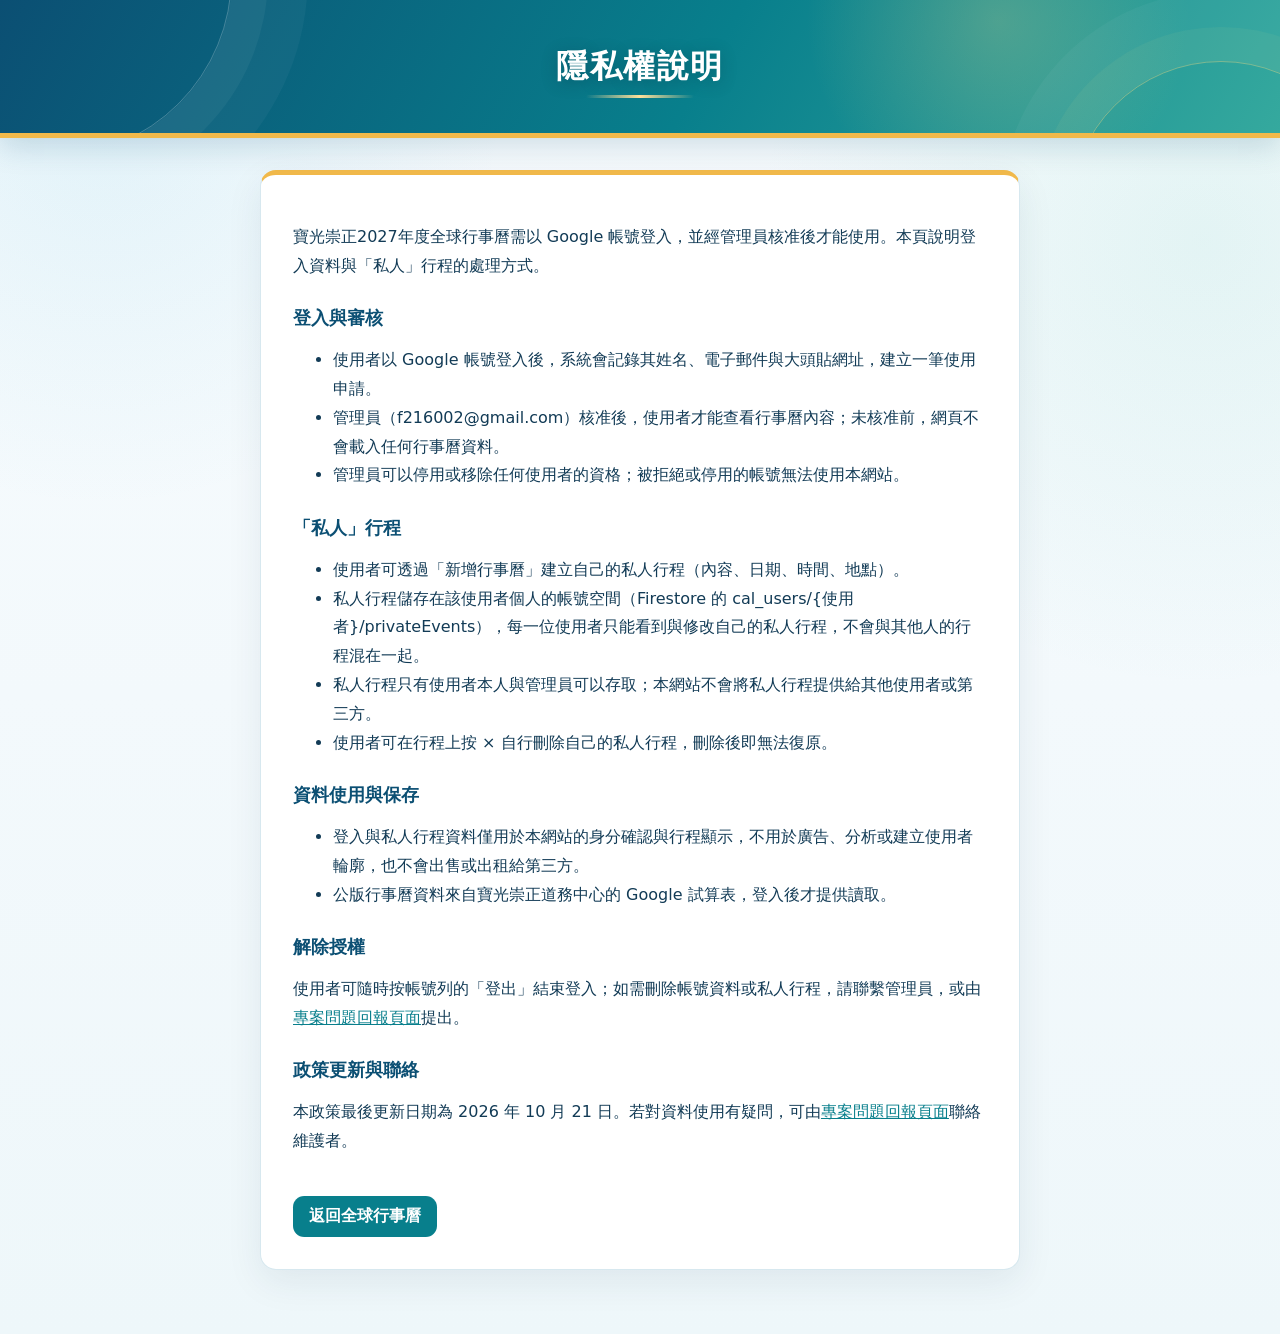
<file: privacy.html>
<!doctype html>
<html lang="zh-Hant">
<head>
  <meta charset="utf-8">
  <meta name="viewport" content="width=device-width,initial-scale=1,viewport-fit=cover">
  <meta name="description" content="寶光崇正2027年度全球行事曆隱私權說明">
  <meta name="theme-color" content="#087f8c">
  <title>隱私權說明</title>
  <link rel="stylesheet" href="styles.css?v=20261021-2">
</head>
<body>
  <header class="topbar">
    <div class="topbar-title"><h1>隱私權說明</h1></div>
  </header>
  <main class="privacy-page">
    <article class="privacy-card">
      <p>寶光崇正2027年度全球行事曆需以 Google 帳號登入，並經管理員核准後才能使用。本頁說明登入資料與「私人」行程的處理方式。</p>

      <h2>登入與審核</h2>
      <ul>
        <li>使用者以 Google 帳號登入後，系統會記錄其姓名、電子郵件與大頭貼網址，建立一筆使用申請。</li>
        <li>管理員（f216002@gmail.com）核准後，使用者才能查看行事曆內容；未核准前，網頁不會載入任何行事曆資料。</li>
        <li>管理員可以停用或移除任何使用者的資格；被拒絕或停用的帳號無法使用本網站。</li>
      </ul>

      <h2>「私人」行程</h2>
      <ul>
        <li>使用者可透過「新增行事曆」建立自己的私人行程（內容、日期、時間、地點）。</li>
        <li>私人行程儲存在該使用者個人的帳號空間（Firestore 的 cal_users/{使用者}/privateEvents），每一位使用者只能看到與修改自己的私人行程，不會與其他人的行程混在一起。</li>
        <li>私人行程只有使用者本人與管理員可以存取；本網站不會將私人行程提供給其他使用者或第三方。</li>
        <li>使用者可在行程上按 × 自行刪除自己的私人行程，刪除後即無法復原。</li>
      </ul>

      <h2>資料使用與保存</h2>
      <ul>
        <li>登入與私人行程資料僅用於本網站的身分確認與行程顯示，不用於廣告、分析或建立使用者輪廓，也不會出售或出租給第三方。</li>
        <li>公版行事曆資料來自寶光崇正道務中心的 Google 試算表，登入後才提供讀取。</li>
      </ul>

      <h2>解除授權</h2>
      <p>使用者可隨時按帳號列的「登出」結束登入；如需刪除帳號資料或私人行程，請聯繫管理員，或由<a href="https://github.com/f216002/chongzheng-calendar-2027/issues" target="_blank" rel="noopener noreferrer">專案問題回報頁面</a>提出。</p>

      <h2>政策更新與聯絡</h2>
      <p>本政策最後更新日期為 2026 年 10 月 21 日。若對資料使用有疑問，可由<a href="https://github.com/f216002/chongzheng-calendar-2027/issues" target="_blank" rel="noopener noreferrer">專案問題回報頁面</a>聯絡維護者。</p>

      <a class="privacy-back" href="./" style="color:#ffffff !important;-webkit-text-fill-color:#ffffff !important;opacity:1 !important;"><span style="color:#ffffff !important;-webkit-text-fill-color:#ffffff !important;">返回全球行事曆</span></a>
    </article>
  </main>
</body>
</html>
</file>
<file: styles.css>
:root {
  color-scheme: light;
  --ink: #17324a; --muted: #637586; --paper: #f5f8fa; --card: #ffffff;
  --line: #dbe4e9; --brand: #174e75; --brand-dark: #103954; --accent: #b9862f;
  font-family: "Noto Sans TC", "Microsoft JhengHei", system-ui, sans-serif;
}
* { box-sizing: border-box; }
body { margin: 0; background: var(--paper); color: var(--ink); }
button { font: inherit; }
.topbar { position: relative; display: flex; align-items: center; justify-content: center; min-height: 112px; padding: 1.1rem max(1rem, calc((100vw - 1420px) / 2)); color: white; text-align: center; background: linear-gradient(120deg, var(--brand-dark), var(--brand)); border-bottom: 4px solid var(--accent); }
.topbar-title {
  position: absolute;
  inset-inline: 0;
  width: 100%;
  padding: 0 11rem;
  text-align: center;
  pointer-events: none;
}
h1 {
  margin: 0;
  text-align: center;
  font-size: clamp(1.35rem, 3vw, 2rem); }
.icon-button, .month-button, .bulk-actions button { border: 1px solid rgba(255,255,255,.32); border-radius: .7rem; cursor: pointer; }
.icon-button { position: absolute; right: max(1rem, calc((100vw - 1420px) / 2)); padding: .65rem .85rem; color: white; background: rgba(255,255,255,.1); }
.icon-button { transition: transform .12s ease, background-color .12s ease, opacity .12s ease, box-shadow .12s ease; }
.icon-button:hover { background: rgba(255,255,255,.2); }
.icon-button:active, .icon-button.is-refreshing {
  transform: translateY(3px) scale(.98);
  background: rgba(255,255,255,.06);
  opacity: .7;
  box-shadow: inset 0 3px 7px rgba(0,0,0,.22);
}
.icon-button:disabled { cursor: wait; }
main { width: min(1420px, calc(100% - 2rem)); margin: 1.2rem auto 3rem; }
.top-controls-layout { display: contents; }
.utility-panels { display: grid; grid-template-columns: 1fr; gap: .8rem; align-items: stretch; margin-top: .75rem; }
.utility-panels > .advanced-search { min-width: 0; margin-top: 0; padding: .85rem; }
.control-panel { padding: 1rem; background: var(--card); border: 1px solid var(--line); border-radius: 1rem; box-shadow: 0 8px 30px rgba(27,54,73,.06); }
.control-heading, .region-toolbar { display: flex; justify-content: space-between; gap: 1rem; align-items: flex-start; }
.control-heading h2 { margin: 0; font-size: 1.1rem; }
.region-toolbar p { margin: 0; color: var(--muted); }
.bulk-actions { display: flex; gap: .5rem; flex: none; }
.bulk-actions button { padding: .5rem .75rem; color: var(--brand); background: white; border-color: #b9cad5; }
.region-tabs { display: grid; grid-template-columns: repeat(2, minmax(120px, 220px)); gap: .55rem; margin-top: .65rem; padding-bottom: .65rem; border-bottom: 1px solid var(--line); }
.region-tab { padding: .68rem 1rem; border: 1px solid #b9cad5; border-radius: .75rem; color: var(--brand); background: #f7fafc; cursor: pointer; font-weight: 800; }
.region-tab.active { color: white; border-color: var(--brand); background: var(--brand); box-shadow: 0 4px 14px rgba(23,78,117,.2); }
.region-toolbar { align-items: center; margin-top: .6rem; }
.filters { display: flex; flex-wrap: wrap; gap: .55rem; margin-top: .65rem; }
.advanced-search { margin-top: 1rem; padding-top: 1rem; border-top: 1px solid var(--line); }
.search-heading { display: flex; align-items: flex-start; justify-content: space-between; gap: 1rem; }
.search-heading h3 { margin: 0; font-size: 1rem; }
.clear-search { flex: none; padding: .48rem .72rem; color: var(--brand); background: white; border: 1px solid #b9cad5; border-radius: .6rem; cursor: pointer; }
.clear-search:hover { background: #eef5f8; }
.search-builder { display: grid; grid-template-columns: minmax(150px,1fr) 64px minmax(150px,1fr); gap: .55rem; align-items: end; margin-top: .55rem; }
.search-term, .search-operator { display: grid; gap: .28rem; color: var(--muted); font-size: .78rem; font-weight: 700; }
.search-term input, .search-operator select { width: 100%; min-height: 42px; padding: .55rem .65rem; color: var(--ink); background: #fff; border: 1px solid #b9cad5; border-radius: .6rem; font: inherit; }
.search-term input:focus, .search-operator select:focus { outline: 3px solid #b9dff2; border-color: var(--brand); }
.search-operator { width: 64px; }
.filter-chip { position: relative; }
.filter-chip input { position: absolute; opacity: 0; pointer-events: none; }
.filter-chip label { display: inline-flex; align-items: center; gap: .45rem; min-height: 42px; padding: .55rem .75rem; border: 1px solid var(--line); border-radius: 999px; background: #f8fafb; cursor: pointer; font-size: .92rem; }
.filter-chip label::before { content: ""; width: .72rem; height: .72rem; border-radius: 50%; background: var(--chip-color); box-shadow: 0 0 0 2px white, 0 0 0 3px var(--chip-color); }
.filter-chip input:checked + label { color: white; background: var(--chip-color); border-color: var(--chip-color); box-shadow: 0 4px 14px color-mix(in srgb, var(--chip-color), transparent 70%); }
.filter-chip input:checked + label::before { background: white; box-shadow: none; }
.filter-chip input:focus-visible + label, .region-tab:focus-visible { outline: 3px solid #8fc8e7; outline-offset: 2px; }
/* 月份欄為分界線：滑到螢幕頂端即固定住（Cheng 2026-10-26）；上方間距改用 padding，避免 sticky 被 margin 頂出空隙。 */
.calendar-toolbar { position: sticky; top: 0; z-index: 10; background: var(--paper); display: grid; grid-template-columns: 48px 1fr 48px; align-items: center; text-align: center; gap: 1rem; margin: 0 0 1rem; padding-top: 1.8rem; }
.calendar-toolbar h2 { margin: 0; font-size: 1.55rem; }
.year-label { margin: 0; color: var(--muted); font-size: .86rem; letter-spacing: .12em; }
.month-button { width: 48px; height: 48px; color: var(--brand); background: white; border-color: var(--line); font-size: 2rem; line-height: 1; }
.column-legend { display: grid; grid-template-columns: 130px 1fr 1fr; margin: 0 0 .45rem; color: var(--muted); font-size: .8rem; font-weight: 750; text-align: center; }
.column-legend span:first-child { grid-column: 2; }
.status { padding: 2rem; text-align: center; color: var(--muted); }
.status.error { color: #9d2c25; background: #fff1ef; border-radius: .8rem; }
.status[hidden] { display: none; }
/* 行事曆卡獨立捲動區塊：高度由 JS 依月份欄高度量測（Cheng 2026-10-26），區塊內上下滑動不帶動整頁；不設 overscroll 阻斷，滑到區塊頂端可繼續回到上方內容。2026-10-26 修正：區塊改用 block 排版（卡片以 margin-bottom 留間距），避開手機瀏覽器 grid 捲動容器壓扁卡片的問題。 */
.calendar { display: block; overflow-y: auto; -webkit-overflow-scrolling: touch; }

/* 回到頂端懸浮鍵（Cheng 2026-11-18）：行事曆區塊或整頁往下捲逾 300px 才出現，點一下回到最上方；
   浮在內容之上（z-index 1500，低於彈窗 2000 與登入閘門 3000），底部留 iPhone 安全區。
   2026-11-18 改色：不用站內藍綠（--brand），改陽光橘 #FF7A00；
   2026-11-18 再改：去掉 TOP 字、只留向上箭頭，圓形懸浮鍵；背景 85% 透明，
   箭頭本身保持清楚（加大＋白字＋陰影），壓在行程卡上也不會擋住內容。 */
.back-to-top {
  position: fixed;
  right: 1rem;
  bottom: calc(1rem + env(safe-area-inset-bottom, 0px));
  z-index: 1500;
  width: 56px;
  height: 56px;
  padding: 0;
  display: grid;
  place-items: center;
  color: #fff;
  background: rgba(255, 122, 0, .15);
  border: 0;
  border-radius: 50%;
  box-shadow: 0 8px 24px rgba(7, 47, 71, .28);
  font-size: 1.7rem;
  font-weight: 800;
  line-height: 1;
  text-shadow: 0 1px 3px rgba(0, 0, 0, .35);
  cursor: pointer;
}
.back-to-top[hidden] { display: none; }
.back-to-top:active { transform: scale(.96); }
.date-card { scroll-margin-top: .75rem; display: grid; grid-template-columns: 130px 1fr; overflow: hidden; background: var(--card); border: 1px solid var(--line); border-radius: .9rem; margin-bottom: .85rem; }
.date-meta { padding: .95rem; background: #edf4f7; border-right: 1px solid var(--line); }
.date-meta time { display: block; font-size: 1.1rem; font-weight: 800; }
.weekday { display: inline-block; margin-top: .35rem; padding: .15rem .5rem; color: white; background: var(--brand); border-radius: 999px; font-size: .8rem; }
.lunar, .week { margin-top: .45rem; color: var(--muted); font-size: .82rem; }
.event-columns { display: grid; grid-template-columns: minmax(0,1fr) minmax(0,1fr); }
.event-column { min-width: 0; padding: .7rem; }
.event-column + .event-column { border-left: 2px solid #d6e0e6; }
.event-column-title { margin: 0 0 .5rem; padding: .35rem .5rem; color: var(--muted); background: #f3f7f9; border-radius: .45rem; font-size: .78rem; text-align: center; }
.events { display: grid; gap: .55rem; }
.event { position: relative; padding: .78rem .85rem .78rem 1.05rem; border: 1px solid color-mix(in srgb, var(--event-color), white 68%); border-radius: .65rem; background: linear-gradient(100deg, color-mix(in srgb, var(--event-color), white 91%), white 48%); }
.event::before { content: ""; position: absolute; inset: 0 auto 0 0; width: 6px; background: var(--event-color); border-radius: .65rem 0 0 .65rem; }
.event-name { margin: 0; color: color-mix(in srgb, var(--event-color), #102f47 42%); font-weight: 800; line-height: 1.55; white-space: pre-line; overflow-wrap: anywhere; }
.event-category { display: inline-flex; align-items: center; margin: .38rem 0 0; padding: .18rem .5rem; color: color-mix(in srgb, var(--event-color), #102f47 35%); background: color-mix(in srgb, var(--event-color), white 87%); border: 1px solid color-mix(in srgb, var(--event-color), white 70%); border-radius: 999px; font-size: .78rem; font-weight: 650; }
.column-empty::after { content: "本日無活動"; display: block; padding: 1.25rem .5rem; color: #9aaab5; text-align: center; font-size: .8rem; }
.day-empty { display: flex; align-items: center; justify-content: center; padding: 1.25rem .5rem; color: #9aaab5; font-size: .85rem; }
.empty { padding: 3rem 1rem; text-align: center; color: var(--muted); background: white; border: 1px dashed #bdccd4; border-radius: 1rem; }

.privacy-page { width: min(760px, calc(100% - 2rem)); margin: 2rem auto 4rem; }
.privacy-card { padding: clamp(1rem, 4vw, 2rem); background: white; border: 1px solid var(--line); border-top: 5px solid var(--accent); border-radius: 1rem; box-shadow: 0 12px 36px rgba(27,54,73,.08); }
.privacy-card h2 { margin-top: 1.6rem; color: var(--brand-dark); font-size: 1.12rem; }
.privacy-card p, .privacy-card li { line-height: 1.8; }
.privacy-card a { color: var(--brand); }
.privacy-card a.privacy-back { display: inline-flex; margin-top: 1.5rem; padding: .65rem 1rem; color: #fff; background: var(--brand); border-radius: .7rem; text-decoration: none; font-weight: 700; }

@media (max-width: 760px) {
  .topbar { min-height: 92px; }
  .topbar-title {
    width: 100%;
    padding: 0 4.8rem;
  }
  .icon-button span { display: none; }
  main { width: min(100% - 1rem, 1420px); margin-top: .5rem; }
  .control-heading { display: block; }
  .region-tabs { grid-template-columns: 1fr 1fr; }
  .region-toolbar { align-items: flex-start; }
  .region-toolbar p { font-size: .86rem; }
  .filters { flex-wrap: nowrap; overflow-x: auto; padding: .15rem .1rem .5rem; scrollbar-width: thin; }
  .search-heading { align-items: center; }
  .search-builder { grid-template-columns: minmax(0, 1fr) 52px minmax(0, 1fr); gap: .4rem; }
  .search-term, .search-operator { min-width: 0; }
  .search-operator { width: 52px; }
  .search-operator select { padding-inline: .45rem 1.25rem; }
  .filter-chip { flex: none; }
  .column-legend { display: none; }
  .date-card { grid-template-columns: 1fr; }
  .date-meta { display: grid; grid-template-columns: auto auto 1fr; align-items: center; gap: .45rem; border-right: 0; border-bottom: 1px solid var(--line); }
  .date-meta time { font-size: 1rem; }
  .weekday, .lunar, .week { margin: 0; }
  .week { text-align: right; }
  .event-columns { grid-template-columns: 1fr; }
  .event-column + .event-column { border-left: 0; border-top: 2px solid #d6e0e6; }
  /* 手機版：單日任一半有行程時，空白的另一半整欄隱藏，不顯示「本日無活動」（Cheng 2026-10-22）。 */
  .event-column.column-empty { display: none; }
  .event-column-title { position: sticky; top: 0; z-index: 1; }
}

@media (max-width: 900px) {
  .utility-panels { display: flex; flex-direction: column; }
  .utility-panels > .advanced-search { order: 1; }
}






/* 手機版分類橫向滑動提示與輔助按鈕 */
.filter-scroll-guide { display: none; }

@media (max-width: 760px) {
  .filter-scroll-guide {
    display: flex;
    align-items: center;
    gap: .55rem;
    margin-top: .72rem;
    color: var(--muted);
  }
  .filter-scroll-guide.is-hidden { display: none; }
  .filter-scroll-arrow {
    flex: 0 0 38px;
    width: 38px;
    height: 38px;
    padding: 0;
    color: var(--brand);
    background: #f7fafc;
    border: 1px solid #b9cad5;
    border-radius: 999px;
    cursor: pointer;
    font-size: 1.55rem;
    line-height: 1;
    transition: opacity .15s ease, transform .12s ease, background-color .15s ease;
  }
  .filter-scroll-arrow:active:not(:disabled) {
    transform: translateY(2px);
    background: #e7f1f6;
  }
  .filter-scroll-arrow:disabled {
    opacity: .25;
    cursor: default;
  }
  .filter-scroll-message {
    display: flex;
    flex: 1;
    min-width: 0;
    align-items: center;
    gap: .45rem;
    color: #6a7e8d;
    font-size: .78rem;
    font-weight: 700;
    white-space: nowrap;
  }
  .filter-scroll-line {
    height: 1px;
    flex: 1;
    min-width: 12px;
    background: #bfd0da;
  }
  .filters {
    margin-top: .42rem;
    scroll-behavior: smooth;
    scroll-snap-type: x proximity;
    scrollbar-width: none;
    overscroll-behavior-inline: contain;
    -webkit-overflow-scrolling: touch;
  }
  .filters::-webkit-scrollbar { display: none; }
  .filter-chip { scroll-snap-align: start; }
}


/* =========================================================
   視覺美編升級 2026-09-14
   僅調整色彩、層次與排版觀感，不變更任何功能及結構
   ========================================================= */
:root {
  --ink: #123b56;
  --muted: #607b8d;
  --paper: #f3f9fc;
  --card: #ffffff;
  --line: #d7e8ef;
  --brand: #087f8c;
  --brand-dark: #0b4f73;
  --accent: #f1b94a;
  --sky: #4fb4d8;
  --mint: #44b9a7;
}

body {
  background:
    radial-gradient(circle at 8% 8%, rgba(79,180,216,.13), transparent 25rem),
    radial-gradient(circle at 94% 18%, rgba(68,185,167,.11), transparent 28rem),
    linear-gradient(180deg, #f8fcfe 0%, var(--paper) 52%, #eef7fa 100%);
}

/* 年度行事曆 Banner */
.topbar {
  isolation: isolate;
  overflow: hidden;
  min-height: 138px;
  background:
    radial-gradient(circle at 78% 16%, rgba(255,220,132,.22), transparent 12rem),
    linear-gradient(120deg, #0b4f73 0%, #087f8c 55%, #35a99e 100%);
  border-bottom: 5px solid var(--accent);
  box-shadow: 0 8px 28px rgba(11,79,115,.18);
}
.topbar::before,
.topbar::after {
  content: "";
  position: absolute;
  z-index: -1;
  pointer-events: none;
  border-radius: 50%;
}
.topbar::before {
  width: 360px;
  height: 360px;
  left: -130px;
  top: -205px;
  border: 1px solid rgba(255,255,255,.24);
  box-shadow:
    0 0 0 36px rgba(255,255,255,.045),
    0 0 0 76px rgba(255,255,255,.035);
}
.topbar::after {
  width: 300px;
  height: 300px;
  right: -92px;
  bottom: -230px;
  border: 1px solid rgba(255,220,132,.38);
  box-shadow:
    0 0 0 34px rgba(255,220,132,.05),
    0 0 0 70px rgba(255,255,255,.035);
}
.topbar-title {
  z-index: 1;
}
.topbar-title h1 {
  display: inline-block;
  position: relative;
  letter-spacing: .045em;
  text-shadow: 0 3px 16px rgba(1,39,57,.3);
}
.topbar-title h1::after {
  content: "";
  position: absolute;
  left: 18%;
  right: 18%;
  bottom: -.6rem;
  height: 3px;
  border-radius: 999px;
  background: linear-gradient(90deg, transparent, #ffe09a, transparent);
}
.icon-button {
  z-index: 2;
  border-color: rgba(255,255,255,.55);
  background: rgba(255,255,255,.16);
  box-shadow: 0 6px 18px rgba(4,48,65,.14);
  backdrop-filter: blur(8px);
}
.icon-button:hover {
  background: rgba(255,255,255,.27);
}

/* 主要控制區 */
main {
  margin-top: 1.55rem;
}
.control-panel {
  border-color: rgba(152,195,211,.55);
  box-shadow:
    0 14px 40px rgba(32,93,119,.08),
    0 2px 8px rgba(32,93,119,.04);
}
.control-panel {
  position: relative;
  overflow: hidden;
  padding: 1rem;
  border-top: 4px solid #4fb4d8;
}
.control-panel::before {
  content: "";
  position: absolute;
  inset: 0 0 auto;
  height: 72px;
  pointer-events: none;
  background: linear-gradient(100deg, rgba(79,180,216,.08), rgba(68,185,167,.045), transparent 65%);
}
.control-heading,
.region-tabs,
.region-toolbar,
.filters,
.advanced-search {
  position: relative;
}
.control-heading h2,
.search-heading h3 {
  color: #0a5376;
  letter-spacing: .02em;
}
.control-heading h2::before,
.search-heading h3::before {
  content: "";
  display: inline-block;
  width: .34rem;
  height: 1em;
  margin-right: .48rem;
  vertical-align: -.1em;
  border-radius: 999px;
  background: linear-gradient(180deg, #34aeb0, #4c9fe0);
}
.control-heading p,
.region-toolbar p,
.search-heading p {
  color: #647f91;
}

/* 按鈕 */
.bulk-actions button,
.clear-search,
.month-button {
  border-color: #b8d5df;
  color: #0d6284;
  background: linear-gradient(180deg, #ffffff, #f4fafc);
  box-shadow: 0 2px 7px rgba(40,105,130,.06);
  transition: transform .12s ease, border-color .15s ease, background-color .15s ease, box-shadow .15s ease;
}
.bulk-actions button:hover,
.clear-search:hover,
.month-button:hover:not(:disabled) {
  border-color: #72b7cd;
  background: #eaf7fb;
  box-shadow: 0 5px 14px rgba(40,105,130,.11);
}
.bulk-actions button:active,
.clear-search:active,
.month-button:active:not(:disabled) {
  transform: translateY(2px);
}

/* 台灣／全球頁籤 */
.region-tabs {
  gap: .7rem;
  padding-top: .15rem;
}
.region-tab {
  min-height: 52px;
  border-color: #b8d5df;
  color: #176686;
  background: linear-gradient(180deg, #ffffff, #f0f8fb);
  transition: transform .14s ease, box-shadow .18s ease, background .18s ease;
}
.region-tab:hover {
  transform: translateY(-1px);
  border-color: #75bcd0;
  background: #effbfc;
}
.region-tab.active {
  border-color: transparent;
  background: linear-gradient(125deg, #0876a1, #11979c);
  box-shadow: 0 8px 20px rgba(8,127,140,.22);
}
.region-toolbar p {
  font-weight: 700;
}
.region-toolbar p::before {
  content: "";
  display: inline-block;
  width: .55rem;
  height: .55rem;
  margin-right: .42rem;
  border-radius: 50%;
  background: var(--accent);
  box-shadow: 0 0 0 4px rgba(241,185,74,.15);
}

/* 分類膠囊：保持分類色，但提高明亮度 */
.filter-chip label {
  min-height: 44px;
  border-color: #d4e5eb;
  color: #174c68;
  background: rgba(255,255,255,.88);
  box-shadow: 0 2px 8px rgba(41,95,116,.045);
  transition: transform .13s ease, box-shadow .16s ease, background .16s ease;
}
.filter-chip label:hover {
  transform: translateY(-1px);
  border-color: color-mix(in srgb, var(--chip-color), white 50%);
  background: color-mix(in srgb, var(--chip-color), white 94%);
  box-shadow: 0 6px 15px rgba(41,95,116,.09);
}
.filter-chip input:checked + label {
  color: white;
  border-color: color-mix(in srgb, var(--chip-color), white 15%);
  background: linear-gradient(
    135deg,
    color-mix(in srgb, var(--chip-color), white 10%),
    color-mix(in srgb, var(--chip-color), white 24%)
  );
  box-shadow:
    0 7px 18px color-mix(in srgb, var(--chip-color), transparent 72%),
    inset 0 1px 0 rgba(255,255,255,.22);
  text-shadow: 0 1px 2px rgba(0,0,0,.12);
}

/* 搜尋區 */
.advanced-search {
  margin-top: 1.2rem;
  padding: .9rem;
  border: 1px solid #d8ebf1;
  border-radius: .85rem;
  background:
    linear-gradient(120deg, rgba(79,180,216,.075), rgba(68,185,167,.045)),
    #fbfdfe;
}
.search-term input,
.search-operator select {
  border-color: #b8d5df;
  background: rgba(255,255,255,.95);
  box-shadow: inset 0 1px 2px rgba(20,73,96,.035);
}
.search-term input:focus,
.search-operator select:focus {
  outline: 3px solid rgba(79,180,216,.24);
  border-color: #43a8c7;
}


/* 月份及日期卡片 */
.calendar-toolbar {
  margin-top: 0; /* sticky 固定需無上邊距，間距已改由 padding-top 提供 */
}
.calendar-toolbar h2 {
  color: #0b5477;
  font-size: 1.75rem;
}
.year-label {
  color: #6a8191;
}
.month-button {
  border-radius: 999px;
  color: white;
  border-color: transparent;
  background: linear-gradient(145deg, #3fa8d0, #087f8c);
  box-shadow: 0 7px 18px rgba(8,127,140,.18);
}
.column-legend span {
  margin: 0 .35rem;
  padding: .42rem .6rem;
  border: 1px solid #d6e8ee;
  border-radius: .55rem;
  background: rgba(255,255,255,.78);
}
.date-card {
  border-color: #d3e5ec;
  box-shadow: 0 8px 24px rgba(32,93,119,.07);
  transition: transform .15s ease, box-shadow .15s ease, border-color .15s ease;
}
.date-card:hover {
  border-color: #b5d8e3;
  box-shadow: 0 12px 30px rgba(32,93,119,.11);
}
.date-meta {
  background:
    linear-gradient(145deg, rgba(79,180,216,.18), rgba(68,185,167,.10)),
    #f3fafc;
}
.date-meta time {
  color: #0b5477;
}
.weekday {
  background: linear-gradient(120deg, #1787b1, #0f9d99);
  box-shadow: 0 3px 8px rgba(8,127,140,.16);
}
.event-column-title {
  color: #477286;
  background: linear-gradient(90deg, #eef8fb, #f4faf9);
}
.event {
  border-color: color-mix(in srgb, var(--event-color), white 62%);
  background:
    linear-gradient(105deg, color-mix(in srgb, var(--event-color), white 88%), #ffffff 60%);
  box-shadow: 0 3px 10px color-mix(in srgb, var(--event-color), transparent 91%);
}
.event::before {
  width: 7px;
}
.event-category {
  background: color-mix(in srgb, var(--event-color), white 84%);
}
.empty,
.status.error {
  border-color: #c9e1e9;
}

@media (max-width: 760px) {
  .topbar {
    min-height: 112px;
  }
  .topbar::before {
    width: 250px;
    height: 250px;
    left: -115px;
    top: -150px;
  }
  .topbar::after {
    width: 220px;
    height: 220px;
    right: -100px;
    bottom: -165px;
  }
  .topbar-title h1 {
    letter-spacing: .015em;
    line-height: 1.32;
  }
  .topbar-title h1::after {
    bottom: -.38rem;
  }
  main {
    margin-top: .8rem;
  }
  .control-panel {
    border-radius: .9rem;
  }
  .control-panel {
    padding: 1rem;
  }
  .advanced-search {
    margin-inline: -.15rem;
    padding: .9rem;
  }
  .region-tab {
    min-height: 50px;
  }
  .filter-chip label {
    min-height: 46px;
  }
  .date-card:hover {
    transform: none;
  }
}

@media (prefers-reduced-motion: reduce) {
  *,
  *::before,
  *::after {
    scroll-behavior: auto !important;
    transition-duration: .01ms !important;
    animation-duration: .01ms !important;
    animation-iteration-count: 1 !important;
  }
}


/* =========================================================
   手機版無障礙字體控制 2026-09-14
   以重新排版取代整頁視覺縮放，避免內容超出螢幕
   ========================================================= */
.font-size-controls {
  display: none;
}

@media (max-width: 760px) {
  html {
    -webkit-text-size-adjust: 100%;
    text-size-adjust: 100%;
  }
  html[data-font-level="0"] { font-size: 15px; }
  html[data-font-level="1"] { font-size: 16px; }
  html[data-font-level="2"] { font-size: 18px; }
  html[data-font-level="3"] { font-size: 20px; }

  body {
    width: 100%;
    max-width: 100%;
    overflow-x: hidden;
  }
  main,
  .control-panel,
  .date-card,
  .event-columns,
  .event-column,
  .advanced-search {
    min-width: 0;
    max-width: 100%;
  }

  .control-heading {
    display: grid;
    grid-template-columns: minmax(0, 1fr) auto;
    align-items: end;
    gap: .7rem;
  }
  .control-heading > div:first-child {
    grid-column: 1 / -1;
    min-width: 0;
  }
  .font-size-controls {
    grid-column: 2;
    display: grid;
    grid-template-columns: 44px 42px 44px;
    grid-template-rows: auto 44px;
    align-items: center;
    justify-items: center;
    gap: .25rem;
    color: #4e7184;
  }
  .font-size-label {
    grid-column: 1 / -1;
    font-size: 12px;
    font-weight: 750;
    letter-spacing: .04em;
  }
  .font-size-button {
    display: grid;
    width: 44px;
    height: 44px;
    place-items: center;
    padding: 0;
    color: #087f8c;
    background: linear-gradient(180deg, #ffffff, #eef9fb);
    border: 1px solid #a9ced9;
    border-radius: 999px;
    box-shadow: 0 4px 12px rgba(23,104,131,.1);
    cursor: pointer;
    touch-action: manipulation;
    transition: transform .12s ease, background .15s ease, opacity .15s ease;
  }
  .font-size-button svg {
    width: 25px;
    height: 25px;
    fill: none;
    stroke: currentColor;
    stroke-width: 1.9;
    stroke-linecap: round;
    stroke-linejoin: round;
  }
  .font-size-button:active:not(:disabled) {
    transform: translateY(2px) scale(.96);
    background: #dff4f6;
  }
  .font-size-button:disabled {
    opacity: .3;
    cursor: default;
  }
  .font-scale-value {
    min-width: 42px;
    color: #0b5477;
    font-family: ui-monospace, SFMono-Regular, Menlo, monospace;
    font-size: 12px;
    font-weight: 800;
    text-align: center;
  }

  .bulk-actions {
    min-width: 0;
    flex-wrap: wrap;
  }
  .region-toolbar {
    flex-wrap: wrap;
  }
  .region-toolbar > p {
    flex: 1 1 120px;
    min-width: 0;
  }
  .region-toolbar .bulk-actions {
    margin-left: auto;
  }
  .search-builder {
    grid-template-columns: minmax(0, 1fr) 52px minmax(0, 1fr);
    gap: .4rem;
  }
  .search-term,
  .search-operator {
    min-width: 0;
  }
  .search-term input,
  .search-operator select {
    min-width: 0;
    padding-inline: .45rem 1.25rem;
  }
  .topbar-title h1,
  .control-heading p,
  .region-toolbar p,
  .event-name,
  .event-category {
    overflow-wrap: anywhere;
  }
}

@media (max-width: 360px) {
  .control-heading {
    grid-template-columns: 1fr;
  }
  .font-size-controls {
    grid-column: 1;
    justify-self: end;
  }
}


/* =========================================================
   手機版頂部控制列重排 2026-09-14
   第一排：台灣／全球／縮小／放大
   ========================================================= */
@media (max-width: 760px) {
  .control-panel {
    display: grid;
    grid-template-columns: auto minmax(0, 1fr);
    column-gap: 10px;
  }

  .control-heading {
    display: contents;
  }

  .control-heading > div:first-child {
    grid-column: 1 / -1;
    grid-row: 1;
  }

  .region-tabs {
    grid-column: 1 / -1;
    grid-row: 2;
    align-self: center;
    justify-self: center;
    display: flex;
    width: max-content;
    max-width: 100%;
    gap: 6px;
    margin: .5rem 0 0;
    padding: 0;
    border-bottom: 0;
  }

  .region-tab {
    flex: 0 0 auto;
    width: auto;
    min-width: 0;
    min-height: 44px;
    padding: 8px 12px;
    border-radius: .65rem;
    font-size: 15px;
    white-space: nowrap;
  }

  .font-size-controls {
    grid-column: 1 / -1;
    grid-row: 3;
    justify-self: end;
    display: grid;
    grid-template-columns: auto 44px 42px 44px;
    grid-template-rows: 44px;
    align-items: center;
    gap: .3rem;
    margin-top: .45rem;
  }

  .font-size-label {
    grid-column: auto;
    font-size: 13px;
    white-space: nowrap;
  }

  .region-toolbar {
    grid-column: 1 / -1;
    grid-row: 4;
  }

  .filter-scroll-guide {
    grid-column: 1 / -1;
    grid-row: 5;
  }

  .filters {
    grid-column: 1 / -1;
    grid-row: 6;
  }

  .advanced-search {
    grid-column: 1 / -1;
    grid-row: 7;
  }
}

@media (max-width: 350px) {
  .control-panel {
    column-gap: 6px;
  }

  .region-tabs {
    gap: 4px;
  }

  .region-tab {
    padding-inline: 9px;
    font-size: 14px;
  }

}


/* 電腦版：地區、逐日朗讀與進階搜尋整合為同一橫排 */
@media (min-width: 1100px) {
  .top-controls-layout {
    display: grid;
    grid-template-columns: minmax(250px, 300px) minmax(270px, 320px) minmax(480px, 650px);
    column-gap: 14px;
    align-items: stretch;
    justify-content: space-between;
    padding: 1rem;
    background: var(--card);
    border: 1px solid var(--line);
    border-radius: 1rem;
    box-shadow: 0 8px 30px rgba(27,54,73,.06);
  }

  .control-panel {
    display: contents;
  }

  .control-heading,
  .region-toolbar,
  .filters {
    grid-column: 1 / -1;
  }

  .region-top-row {
    grid-column: 1;
    grid-row: 2;
    display: flex;
    min-width: 0;
    align-items: center;
    padding: .85rem;
    background: linear-gradient(135deg, #fffdf8, #f7fbfc);
    border: 1px solid var(--line);
    border-top: 4px solid var(--accent);
    border-radius: 1rem;
    box-shadow: 0 8px 24px rgba(27,54,73,.06);
  }

  .region-top-row .region-tabs {
    width: 100%;
    grid-template-columns: repeat(2, minmax(0, 1fr));
    margin: 0;
    padding: 0;
    border-bottom: 0;
  }

  .utility-panels {
    display: contents;
  }

  .utility-panels > .advanced-search {
    min-width: 0;
    margin: 0;
    padding: .85rem;
    border: 1px solid var(--line);
    border-top: 4px solid var(--accent);
    border-radius: 1rem;
    box-shadow: 0 8px 24px rgba(27,54,73,.06);
  }


  .utility-panels > .advanced-search {
    grid-column: 3;
    grid-row: 2;
    background: linear-gradient(135deg, #f7fcfe, #edf8fb);
  }



  .utility-panels .search-heading {
    align-items: center;
  }

  .utility-panels .search-builder {
    grid-template-columns: minmax(120px, 1fr) 56px minmax(120px, 1fr);
    gap: .45rem;
    margin-top: .45rem;
  }

  .utility-panels .search-operator {
    width: 56px;
  }

  .region-toolbar {
    grid-row: 3;
  }

  .filters {
    grid-row: 4;
  }
}


/* 手機版：台灣、全球與字體縮放合併為同一橫排 */
@media (max-width: 760px) {
  .region-top-row {
    grid-column: 1 / -1;
    grid-row: 2;
    display: flex;
    width: 100%;
    min-width: 0;
    align-items: center;
    justify-content: center;
    gap: 7px;
    margin: .5rem 0 0;
  }

  .region-top-row .region-tabs {
    grid-column: auto;
    grid-row: auto;
    flex: 0 0 auto;
    width: auto;
    margin: 0;
  }

  .region-top-row .font-size-controls {
    grid-column: auto;
    grid-row: auto;
    display: flex;
    flex: 0 0 auto;
    grid-template-columns: none;
    grid-template-rows: none;
    justify-self: auto;
    gap: 6px;
    margin: 0;
  }

  .region-top-row .font-size-button {
    width: 44px;
    height: 44px;
  }

  .region-toolbar {
    grid-row: 3;
  }

  .filter-scroll-guide {
    grid-row: 4;
  }

  .filters {
    grid-row: 5;
  }

  .advanced-search {
    grid-row: 6;
  }
}

@media (max-width: 360px) {
  .region-top-row {
    gap: 4px;
  }

  .region-top-row .region-tabs,
  .region-top-row .font-size-controls {
    gap: 4px;
  }

  .region-top-row .font-size-button {
    width: 40px;
    height: 40px;
  }
}


/* 手機版 Banner 標題固定：不受無障礙字體放大縮小控制影響 */
@media (max-width: 760px) {
  .topbar-title {
    padding-inline: 0.75rem;
  }

  .topbar-title h1 {
    max-width: 100%;
    font-size: clamp(15px, 4.6vw, 18px);
    line-height: 1.2;
    white-space: nowrap;
    overflow-wrap: normal;
  }
}

@media (max-width: 360px) {
  .topbar-title {
    padding-right: 4.2rem;
    padding-left: 0.5rem;
  }

  .topbar-title h1 {
    font-size: 14px;
  }
}


/* 手機版 Banner 第二階段：標題放大 200%、置中，重新整理鍵縮小靠右 */
@media (max-width: 760px) {
  .topbar-title {
    inset: auto;
    top: 50%;
    left: 50%;
    display: flex;
    width: 100%;
    padding-inline: 0;
    justify-content: center;
    align-items: center;
    text-align: center;
    transform: translate(-50%, -50%);
  }

  .topbar-title h1 {
    flex: none;
    font-size: clamp(30px, 9.2vw, 36px);
    line-height: 1.15;
    letter-spacing: 0;
    white-space: nowrap;
    overflow-wrap: normal;
    transform: scaleX(0.72);
    transform-origin: center;
  }

  .icon-button {
    right: 8px;
    width: 36px;
    height: 36px;
    padding: 0;
    font-size: 17px;
    line-height: 1;
    border-radius: 9px;
  }
}

@media (max-width: 360px) {
  .topbar-title {
    padding-inline: 0;
  }

  .topbar-title h1 {
    font-size: 28px;
    transform: scaleX(0.68);
  }

  .icon-button {
    right: 6px;
    width: 34px;
    height: 34px;
    font-size: 16px;
  }
}


/* 重新整理鍵移至「選擇要查看的行事曆」標題列右側 */
.filter-heading-copy {
  flex: 1 1 auto;
  min-width: 0;
}

.filter-title-row {
  display: flex;
  width: 100%;
  align-items: center;
  justify-content: space-between;
  gap: 0.75rem;
}

.panel-refresh-button {
  position: static;
  right: auto;
  flex: 0 0 auto;
  width: 36px;
  height: 36px;
  padding: 0;
  color: #087f8c;
  font-size: 17px;
  line-height: 1;
  background: linear-gradient(180deg, #ffffff, #eef9fb);
  border: 1px solid #9fc9d5;
  border-radius: 9px;
  box-shadow: 0 4px 12px rgba(23, 104, 131, 0.12);
}

.panel-refresh-button span {
  display: none;
}

@keyframes refreshPulse {
  0%, 100% { opacity: 1; }
  50% { opacity: 0.3; }
}

.panel-refresh-button.is-refreshing {
  animation: refreshPulse 0.9s ease-in-out infinite;
}

.panel-refresh-button:hover {
  background: #e5f6f8;
}

.panel-heading-actions {
  display: flex;
  flex: 0 0 auto;
  align-items: center;
  gap: 0.5rem;
}

.subscribe-calendar-button {
  display: inline-flex;
  min-height: 36px;
  align-items: center;
  justify-content: center;
  gap: 0.4rem;
  padding: 0.42rem 0.72rem;
  color: #17324a;
  background: linear-gradient(180deg, #f9cf6b, #e8ae35);
  border: 1px solid #cf9222;
  border-radius: 9px;
  box-shadow: 0 4px 12px rgba(185, 134, 47, 0.2);
  cursor: pointer;
  font-size: 0.86rem;
  font-weight: 800;
  white-space: nowrap;
}

.subscribe-calendar-button:hover {
  background: linear-gradient(180deg, #ffdb7d, #efb63f);
}

.subscribe-calendar-button:active {
  transform: translateY(2px);
  box-shadow: inset 0 2px 5px rgba(95, 63, 8, 0.18);
}

.subscribe-calendar-icon {
  display: inline-grid;
  width: 1.35rem;
  height: 1.35rem;
  place-items: center;
  border: 1.5px solid currentColor;
  border-radius: 0.28rem;
  font-size: 1rem;
  line-height: 1;
}

body.modal-open { overflow: hidden; }

.calendar-subscribe-modal {
  position: fixed;
  z-index: 2000;
  inset: 0;
  display: grid;
  place-items: center;
  padding: 1rem;
}

.calendar-subscribe-modal[hidden] { display: none; }

.calendar-subscribe-backdrop {
  position: absolute;
  inset: 0;
  width: 100%;
  height: 100%;
  padding: 0;
  background: rgba(7, 31, 48, 0.56);
  border: 0;
  cursor: default;
}

.calendar-subscribe-dialog {
  position: relative;
  width: min(100%, 520px);
  padding: 1.1rem;
  background: #fff;
  border: 1px solid #d8b258;
  border-top: 6px solid var(--accent);
  border-radius: 1rem;
  box-shadow: 0 24px 70px rgba(8, 38, 58, 0.3);
}

.calendar-subscribe-heading {
  display: flex;
  align-items: center;
  justify-content: space-between;
  gap: 1rem;
}

.calendar-subscribe-heading h2 { margin: 0; font-size: 1.25rem; }

.calendar-subscribe-close {
  width: 38px;
  height: 38px;
  padding: 0;
  color: var(--brand);
  background: #f6fafc;
  border: 1px solid #bfd1db;
  border-radius: 50%;
  cursor: pointer;
  font-size: 1.65rem;
  line-height: 1;
}

.calendar-subscribe-dialog > p {
  margin: 0.7rem 0 0;
  color: var(--muted);
  line-height: 1.6;
}

.calendar-subscribe-options {
  display: grid;
  gap: 0.65rem;
  margin-top: 1rem;
}

.calendar-subscribe-option {
  display: flex;
  align-items: center;
  gap: 0.75rem;
  padding: 0.8rem;
  color: var(--ink);
  text-decoration: none;
  background: #f8fbfc;
  border: 1px solid #c8d8e0;
  border-radius: 0.75rem;
}

.calendar-subscribe-option:hover { background: #edf6f8; border-color: #79b5c5; }
.calendar-subscribe-option span:last-child { display: grid; gap: 0.12rem; }
.calendar-subscribe-option small { color: var(--muted); }

.calendar-subscribe-icon {
  display: grid;
  flex: 0 0 42px;
  width: 42px;
  height: 42px;
  place-items: center;
  color: white;
  background: var(--brand);
  border-radius: 0.65rem;
  font-size: 1.1rem;
  font-weight: 900;
}

.calendar-subscribe-option.apple .calendar-subscribe-icon { background: #26343d; }
.calendar-subscribe-privacy { font-size: 0.8rem; }

@media (max-width: 760px) {
  .filter-title-row {
    align-items: flex-start;
  }

  .panel-refresh-button {
    width: 36px;
    height: 36px;
    margin-left: auto;
    font-size: 17px;
  }

  .panel-heading-actions { gap: 6px; }

  .subscribe-calendar-button {
    width: 36px;
    min-width: 36px;
    height: 36px;
    min-height: 36px;
    padding: 0;
  }

  .subscribe-calendar-label { display: none; }

  .subscribe-calendar-icon {
    width: 22px;
    height: 22px;
    font-size: 16px;
  }

  .calendar-subscribe-dialog { padding: 0.95rem; }
}


/* 台灣／全球按鈕：三字寬，選中時使用 Banner 金黃色 */
.region-tab {
  min-width: 5.2em;
}

.region-tab.active,
.region-tab[aria-selected="true"] {
  color: #17324a;
  background: var(--accent);
  border-color: #d39b2f;
  box-shadow:
    0 7px 18px rgba(185, 134, 47, 0.28),
    inset 0 1px 0 rgba(255, 255, 255, 0.45);
}

.region-tab.active:hover,
.region-tab[aria-selected="true"]:hover {
  color: #17324a;
  background: var(--accent);
  border-color: #c88d20;
}

.region-tab:focus-visible {
  outline: 3px solid rgba(241, 185, 74, 0.42);
  outline-offset: 3px;
}

@media (max-width: 760px) {
  .region-tab {
    width: 76px;
    min-width: 76px;
    padding-inline: 10px;
  }
}

@media (max-width: 350px) {
  .region-tab {
    width: 70px;
    min-width: 70px;
    padding-inline: 8px;
  }
}


/* 手機版：字體控制與本區操作按鈕左右置中 */
@media (max-width: 760px) {
  .font-size-controls {
    justify-self: center;
    margin-right: auto;
    margin-left: auto;
  }

  .region-toolbar {
    display: grid;
    grid-template-columns: minmax(0, 1fr);
    justify-items: center;
    gap: 0.7rem;
  }

  .region-toolbar > p {
    width: 100%;
    margin-right: 0;
    text-align: left;
  }

  .region-toolbar .bulk-actions {
    width: 100%;
    margin-left: 0;
    justify-content: center;
  }

  .region-toolbar .bulk-actions button {
    min-width: 96px;
    text-align: center;
  }
}


/* 手機版：左右滑提示與全選／取消合併為置中同一橫排 */
.region-action-row {
  display: flex;
  min-width: 0;
  align-items: center;
  justify-content: flex-end;
  gap: 0.6rem;
}

@media (max-width: 760px) {
  .region-toolbar {
    display: grid;
    grid-template-columns: minmax(0, 1fr);
    justify-items: stretch;
  }

  .region-toolbar > p {
    grid-column: 1;
    width: 100%;
  }

  .region-action-row {
    grid-column: 1;
    width: 100%;
    justify-content: center;
    gap: 8px;
  }

  .region-action-row .filter-scroll-guide {
    grid-column: auto;
    grid-row: auto;
    flex: 0 1 auto;
    width: auto;
    min-width: 0;
    margin: 0;
    padding: 0;
    gap: 4px;
  }

  .region-action-row .filter-scroll-arrow {
    flex: 0 0 34px;
    width: 34px;
    height: 34px;
    min-width: 34px;
    padding: 0;
  }

  .region-action-row .filter-scroll-message {
    flex: 0 1 auto;
    gap: 4px;
    font-size: 13px;
    white-space: nowrap;
  }

  .region-action-row .filter-scroll-line {
    flex: 0 0 10px;
    width: 10px;
  }

  .region-action-row .bulk-actions {
    flex: 0 0 auto;
    width: auto;
    margin: 0;
    gap: 6px;
    justify-content: flex-start;
  }

  .region-action-row .bulk-actions button {
    min-width: 60px;
    min-height: 40px;
    padding: 6px 10px;
    font-size: 15px;
    line-height: 1;
    white-space: nowrap;
  }
}

@media (max-width: 350px) {
  .region-action-row {
    gap: 5px;
  }

  .region-action-row .filter-scroll-arrow {
    flex-basis: 30px;
    width: 30px;
    height: 30px;
    min-width: 30px;
  }

  .region-action-row .filter-scroll-message {
    font-size: 12px;
  }

  .region-action-row .bulk-actions {
    gap: 4px;
  }

  .region-action-row .bulk-actions button {
    min-width: 54px;
    padding-inline: 7px;
    font-size: 14px;
  }
}

/* 個人 Google 行事曆：授權後僅在本次瀏覽器工作階段顯示 */
.personal-calendar-chip {
  display: inline-flex;
  align-items: center;
}

.personal-calendar-chip label {
  padding-right: .9rem;
  border-style: dashed;
}

.personal-calendar-chip.is-connected label {
  border-style: solid;
}

.personal-calendar-chip.is-loading label {
  cursor: wait;
  opacity: .68;
}

.personal-calendar-disconnect {
  z-index: 1;
  width: 27px;
  height: 27px;
  margin-left: -34px;
  margin-right: 5px;
  padding: 0;
  color: currentColor;
  background: rgba(255, 255, 255, .82);
  border: 0;
  border-radius: 50%;
  cursor: pointer;
  font-size: 1rem;
  font-weight: 800;
  line-height: 27px;
}

.personal-calendar-chip input:checked + label {
  padding-right: 2.45rem;
}

.personal-event {
  background: linear-gradient(100deg, color-mix(in srgb, var(--event-color), white 88%), white 52%);
}

/* 私人行程（本機新增） */
.private-event-form { display: grid; gap: 0.8rem; margin-top: 0.6rem; }
.private-event-form label { display: grid; gap: 0.3rem; font-weight: 650; font-size: 0.92rem; }
.private-event-form input, .private-event-form select, .private-event-form textarea { padding: 0.55rem 0.65rem; border: 1px solid var(--line); border-radius: 0.55rem; font: inherit; background: #fff; width: 100%; box-sizing: border-box; }
.private-event-form textarea { resize: vertical; }
.private-event-form input:focus-visible { outline: 3px solid #8fc8e7; outline-offset: 1px; }
.private-time-row { display: grid; grid-template-columns: 1fr 1fr; gap: 0.8rem; }
.private-form-actions { display: flex; justify-content: flex-end; gap: 0.6rem; }
.private-form-actions button { padding: 0.55rem 1.1rem; border-radius: 999px; border: 1px solid var(--line); background: #f8fafb; cursor: pointer; font: inherit; }
.private-form-actions .private-save { background: #087f8c; border-color: #087f8c; color: #fff; font-weight: 700; }
.event-meta { margin: 0.3rem 0 0; color: var(--muted); font-size: 0.85rem; }
.private-event-delete { position: absolute; top: 0.3rem; right: 0.4rem; width: 1.7rem; height: 1.7rem; padding: 0; border: 0; border-radius: 50%; background: transparent; color: #b3261e; font-size: 1.1rem; line-height: 1; cursor: pointer; }
.private-event-delete:hover { background: rgba(179, 38, 30, 0.1); }

/* 登入閘門與帳號列（2026-10-21） */
body.gate-open { overflow: hidden; }
.auth-gate { position: fixed; inset: 0; z-index: 3000; display: grid; place-items: center; padding: 1rem; background: linear-gradient(160deg, #e8f4f6, #fdf6ec); }
.auth-gate[hidden] { display: none; }
.auth-gate-card { background: #fff; border: 1px solid var(--line); border-radius: 1rem; box-shadow: 0 18px 50px rgba(7, 47, 71, 0.16); max-width: 430px; width: 100%; padding: 1.8rem 1.6rem; text-align: center; }
.auth-gate-card h2 { margin: 0 0 0.7rem; font-size: 1.3rem; color: #102f47; }
.auth-gate-desc { margin: 0 0 1.2rem; color: var(--muted); line-height: 1.7; font-size: 0.94rem; }
.cal-signin-button { font: inherit; font-weight: 700; cursor: pointer; width: 100%; padding: 0.75rem 1rem; border-radius: 999px; border: 1px solid #dadce0; background: #fff; color: #1f1f1f; box-shadow: 0 2px 8px rgba(0,0,0,0.08); }
.cal-signin-button:hover { background: #f6f9fe; }
.cal-signin-button:disabled { opacity: 0.6; cursor: wait; }
.cal-gate-reload { font: inherit; cursor: pointer; margin-top: 0.9rem; padding: 0.45rem 1.1rem; border-radius: 999px; border: 1px solid #b9cad5; background: #eef5f8; color: #0d6284; }
.cal-gate-reload:active { transform: translateY(1px); }
.auth-gate-hint { margin: 0.5rem 0 0; color: var(--muted); font-size: 0.8rem; }
.auth-signing-in { padding: 0.6rem 0 0.2rem; font-size: 1.05rem; color: #102f47; }
.auth-signing-in p { margin: 0; }
.auth-gate-card.is-signing-in h2,
.auth-gate-card.is-signing-in .auth-gate-desc,
.auth-gate-card.is-signing-in .cal-signin-button,
.auth-gate-card.is-signing-in .auth-message,
.auth-gate-card.is-signing-in .auth-gate-hint,
.auth-gate-card.is-signing-in .cal-gate-signout { display: none; }
.cal-signin-button[hidden] { display: none; }
/* 申請表單（2026-10-27 新增，比照三寶讀書會）：姓名／單位／區別三格必填。 */
.cal-apply-form { text-align: left; margin-top: 0.4rem; }
.cal-apply-form[hidden] { display: none; }
.cal-apply-form label { display: block; margin: 10px 0; font-size: 0.94rem; color: #102f47; }
.cal-apply-form input { width: 100%; box-sizing: border-box; border: 1px solid #d8cdb4; border-radius: 8px; padding: 10px 12px; font: inherit; margin-top: 4px; }
.cal-apply-form .cal-signin-button { margin-top: 6px; }
.cal-apply-note { font-size: 0.85rem; color: var(--muted); margin: 0.6rem 0 0; line-height: 1.6; }
.auth-message { min-height: 1.5em; margin: 0.9rem 0 0; color: #315e78; font-size: 0.92rem; line-height: 1.6; }
.auth-message.error { color: #b3261e; }
.cal-gate-signout { margin-top: 0.6rem; font: inherit; cursor: pointer; padding: 0.45rem 1.1rem; border-radius: 999px; border: 1px solid var(--line); background: #f8fafb; }
.cal-gate-signout[hidden] { display: none; }
.account-bar { display: flex; flex-wrap: wrap; align-items: center; gap: 0.55rem; max-width: 1180px; margin: 0.6rem auto 0; padding: 0.45rem 0.9rem; background: #fff; border: 1px solid var(--line); border-radius: 999px; box-shadow: 0 4px 14px rgba(7, 47, 71, 0.06); font-size: 0.9rem; }
.account-bar[hidden] { display: none; }
.account-photo { width: 28px; height: 28px; border-radius: 50%; }
.account-name { font-weight: 700; color: #102f47; min-width: 0; overflow: hidden; text-overflow: ellipsis; white-space: nowrap; }
.account-email { color: var(--muted); min-width: 0; overflow: hidden; text-overflow: ellipsis; white-space: nowrap; }
.account-spacer { flex: 1; }
.account-button { font: inherit; cursor: pointer; padding: 0.35rem 0.85rem; border-radius: 999px; border: 1px solid var(--line); background: #f8fafb; white-space: nowrap; }
.account-button.admin { background: #087f8c; border-color: #087f8c; color: #fff; font-weight: 700; }

/* 審核管理（2026-10-21） */
.admin-dialog { max-width: 560px; width: 100%; max-height: 86vh; overflow-y: auto; }
.admin-status { color: var(--muted); font-size: 0.9rem; }
.admin-section-title { margin: 1rem 0 0.5rem; font-size: 1rem; color: #102f47; }
.admin-list { display: grid; gap: 0.5rem; }
.admin-row { display: flex; align-items: center; gap: 0.7rem; padding: 0.55rem 0.7rem; border: 1px solid var(--line); border-radius: 0.65rem; background: #fbfdfe; }
.admin-row-info { display: grid; flex: 1; min-width: 0; }
.admin-row-info span { color: var(--muted); font-size: 0.85rem; overflow: hidden; text-overflow: ellipsis; white-space: nowrap; }
.admin-row-actions { display: flex; gap: 0.4rem; }
.admin-row-actions button { font: inherit; cursor: pointer; padding: 0.35rem 0.8rem; border-radius: 999px; border: 1px solid var(--line); background: #fff; white-space: nowrap; }
.admin-row-actions .admin-approve { background: #087f8c; border-color: #087f8c; color: #fff; font-weight: 700; }
.admin-row-actions .admin-reject { color: #b3261e; }
.admin-empty { color: var(--muted); font-size: 0.9rem; margin: 0.2rem 0; }

/* 私人行程 v2（2026-10-21）：提醒橫幅、會議與 Google 日曆連結、備註 */
.reminder-bar { max-width: 1180px; margin: 0.6rem auto 0; padding: 0.6rem 0.9rem; background: #fff8e1; border: 1px solid #f0d48a; border-radius: 0.8rem; display: grid; gap: 0.4rem; }
.reminder-bar[hidden] { display: none; }
.reminder-item { display: flex; align-items: center; gap: 0.6rem; font-size: 0.92rem; color: #5d4037; }
.reminder-item span { flex: 1; }
.reminder-dismiss { font: inherit; cursor: pointer; border: 1px solid #e0c078; background: #fff; border-radius: 999px; width: 1.6rem; height: 1.6rem; line-height: 1; color: #8d6e00; }
.event-meeting { display: inline-block; margin-top: 0.35rem; font-size: 0.85rem; font-weight: 700; color: #087f8c; }
.event-gcal { display: inline-block; margin-top: 0.35rem; margin-left: 0.7rem; font-size: 0.85rem; color: #315e78; }
.event-notes { margin: 0.3rem 0 0; color: var(--muted); font-size: 0.85rem; white-space: pre-line; }

/* 私人行程編輯（2026-10-21） */
.event.private-event { padding-right: 4.4rem; }
/* 私人行程亮金外框（Cheng 2026-10-26）：2px 亮金邊＋金色光暈，僅私人行程適用。 */
.event.private-event { border: 2px solid #EAD98C; box-shadow: 0 0 0 3px rgba(234, 217, 140, .28), 0 6px 16px rgba(234, 217, 140, .30); } /* 私人行程改淡白黃（Cheng 2026-11-06），亮金讓給今天的日期欄 */
/* 樞紐卡（2026-10-27 Cheng 指定）：比照私人亮金邊做法，正紅邊框＋紅色光暈，標題與標籤文字深藍。 */
.event.shuniu-event { border: 2px solid #FF0000; box-shadow: 0 0 0 3px rgba(255, 0, 0, .28), 0 6px 16px rgba(255, 0, 0, .30); }
/* 今天的日期欄：金黃底（Cheng 2026-11-06：金黃只用在最上面日期那排，下面的行程卡不框）。
   私人行程已改淡白黃 #EAD98C，亮金 #F0B429 讓給今天，不會撞色；整張卡不加邊框。 */
.date-card.is-today .date-meta { background: #F0B429; }
.date-card.is-today .lunar, .date-card.is-today .week { color: #5C430A; } /* 農曆／週次在金底上改深棕，保證看得清楚 */
.event.shuniu-event .event-name { color: #00008B; }
.event.shuniu-event .event-category { color: #00008B; }
.private-event-edit { position: absolute; top: 0.3rem; right: 2.35rem; width: 1.7rem; height: 1.7rem; padding: 0; border: 0; border-radius: 50%; background: transparent; color: #315e78; font-size: 1rem; line-height: 1; cursor: pointer; }
.private-event-edit:hover { background: rgba(49, 94, 120, 0.12); }
.private-form-actions .private-delete { margin-right: auto; color: #b3261e; border-color: #e5b4b0; background: #fff; }
.private-form-actions .private-delete[hidden] { display: none; }

/* 私人行程總覽與匯出（2026-10-21） */
.admin-overview-actions { display: flex; gap: 0.5rem; margin-bottom: 0.4rem; }
.admin-overview-list { display: grid; gap: 0.9rem; }
.admin-overview-user h4 { margin: 0 0 0.35rem; font-size: 0.95rem; color: #102f47; }
.admin-overview-user h4 .account-button { margin-left: 0.5rem; font-size: 0.8rem; padding: 0.15rem 0.6rem; }
.admin-overview-events { display: grid; gap: 0.25rem; }
.admin-overview-event { font-size: 0.86rem; color: #37474f; padding: 0.3rem 0.55rem; background: #fbfdfe; border: 1px solid var(--line); border-radius: 0.5rem; }
.admin-overview-event strong { color: #102f47; }

/* 私人行程對話框捲動（2026-10-21）：內容超出螢幕高度時，右側出現捲軸可上下拉動 */
.private-event-dialog { max-height: 88vh; overflow-y: auto; overscroll-behavior: contain; }
</file>
